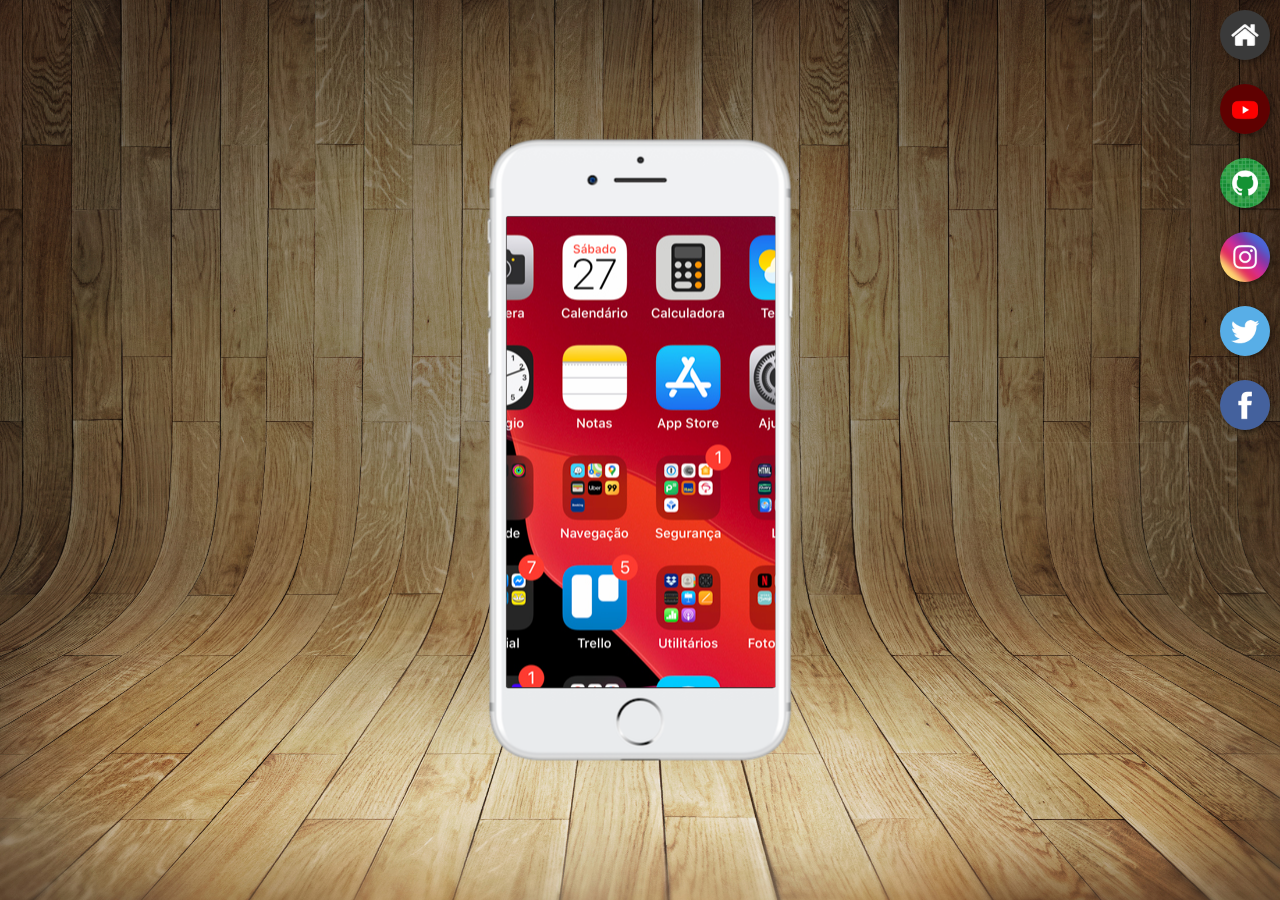
<file: index.html>
<!DOCTYPE html>
<html lang="pt-br">
<head>
    <meta charset="UTF-8">
    <meta name="viewport" content="width=device-width, initial-scale=1.0">
    <title>Projeto redes sociais</title>
    <link rel="shortcut icon" href="favicon.ico" type="image/x-icon">
    <link rel="stylesheet" href="estilos/style.css">
</head>
<body>
    <main>
        <section id="telefone">
            <iframe src="home.html" name="tela" id="tela" frameborder="0"></iframe>
        </section>
        <section id="redes-sociais">
            <a href="home.html" target="tela"><img src="./imagens/logo-home.jpg" alt=""></a> <br>
            <a href="youtube.html" target="tela"><img src="./imagens/logo-youtube.jpg" alt=""></a> <br>
            <a href="github.html" target="tela"><img src="./imagens/logo-github.jpg" alt=""></a> <br>
            <a href="instagran.html" target="tela"><img src="./imagens/logo-instagram.jpg" alt=""></a> <br>
            <a href="twitter.html"target="tela"><img src="./imagens/logo-twitter.jpg" alt=""></a> <br>
            <a href="facebook.html"target="tela"><img src="./imagens/logo-facebook.jpg" alt=""></a>
            </section>
    </main>
</body>
</file>
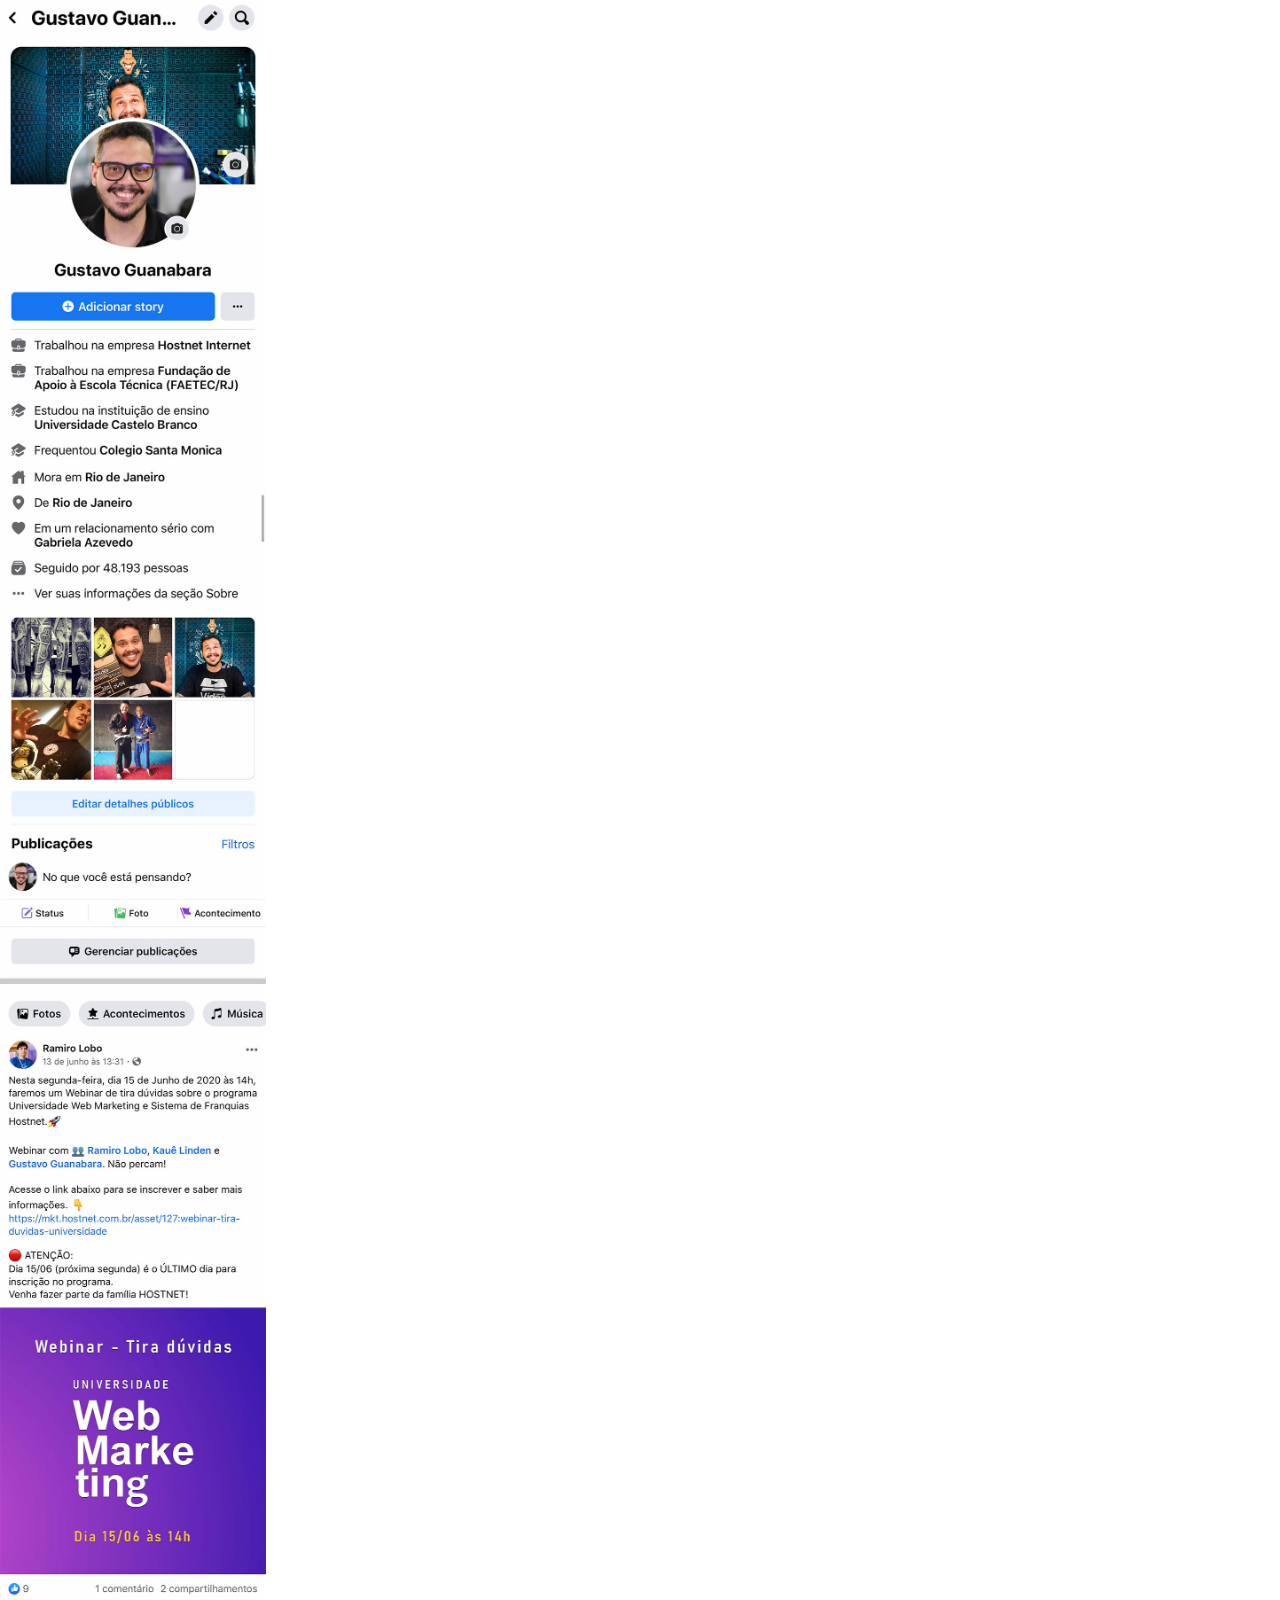
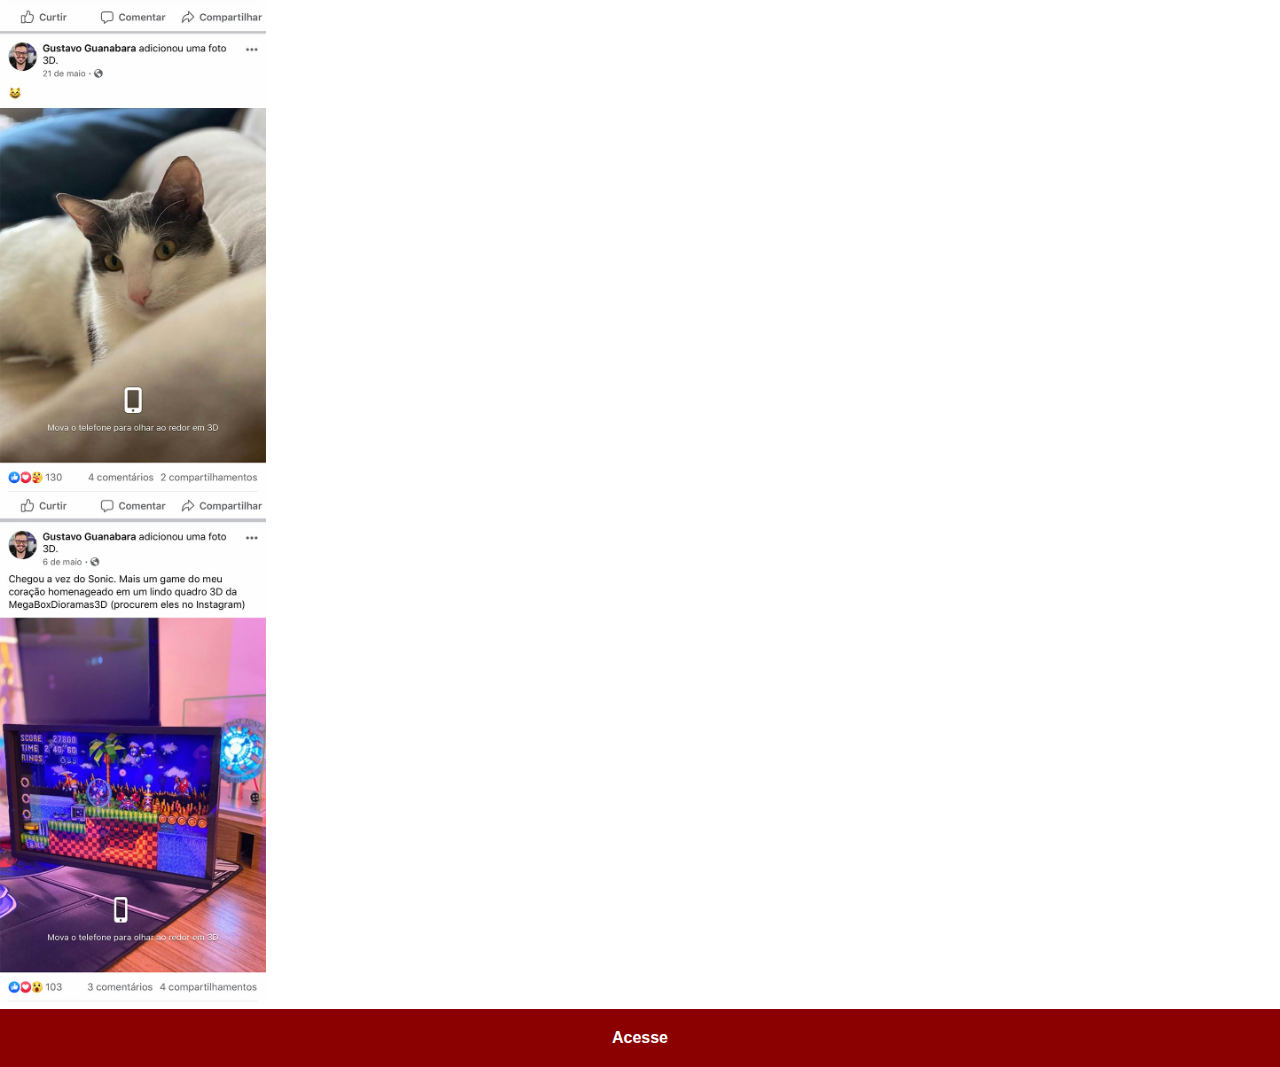
<file: facebook.html>
<!DOCTYPE html>
<html lang="pt-br">
<head>
    <meta charset="UTF-8">
    <meta name="viewport" content="width=device-width, initial-scale=1.0">
    <title>FaceBook</title>
    <link rel="stylesheet" href="estilos/social.css">
</head>
<body>
    <img src="./imagens/tela-facebook.jpg" alt="FaceBook">
    <a href="https://www.facebook.com/login/"target="_blank">Acesse</a>
</body>
</html>
</file>
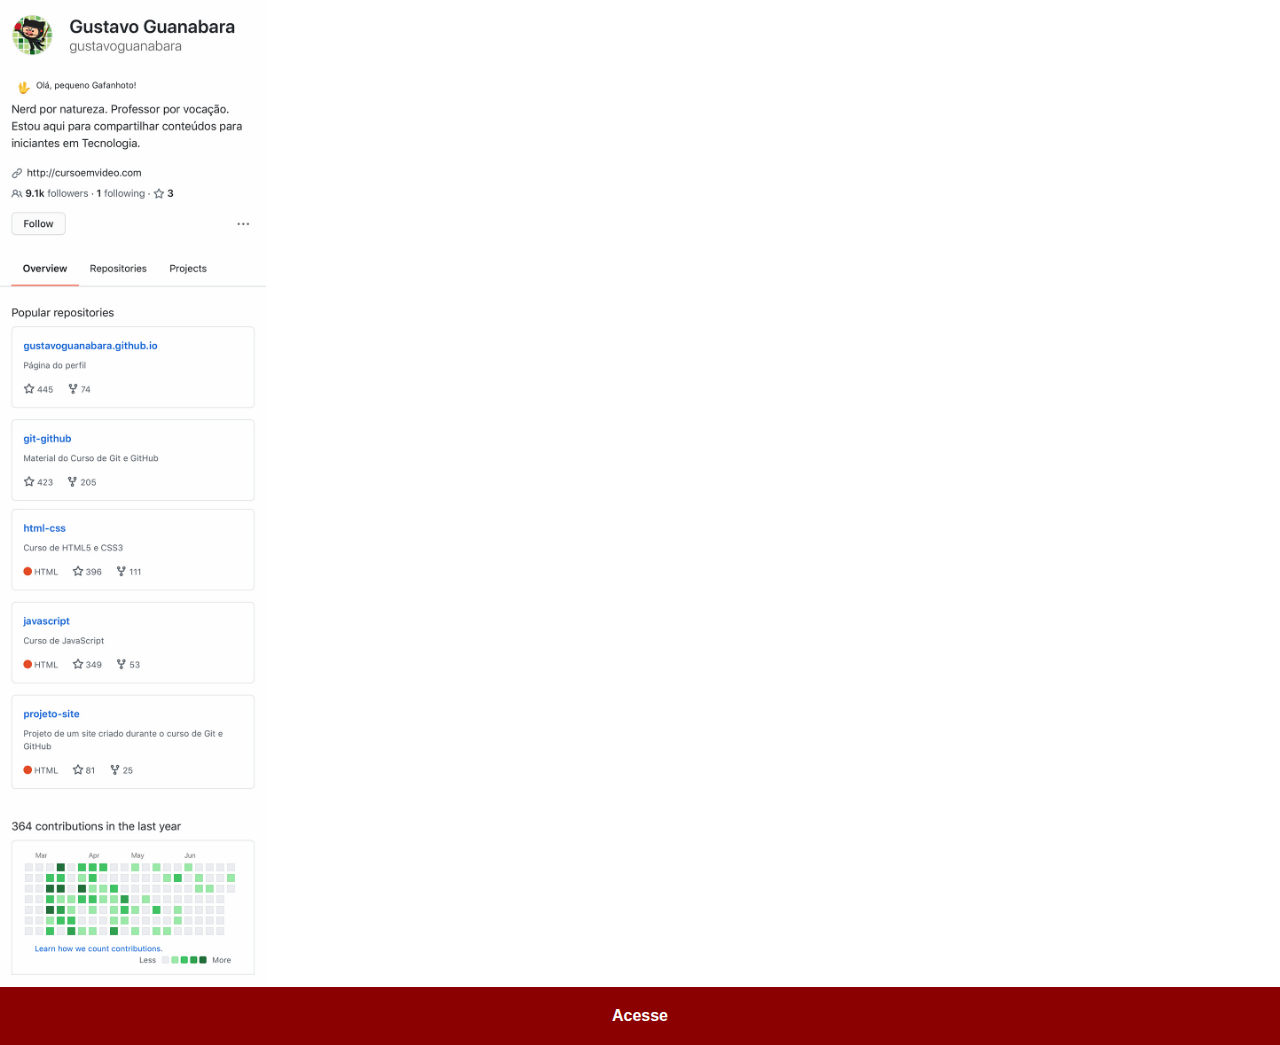
<file: github.html>
<!DOCTYPE html>
<html lang="pt-br">
<head>
    <meta charset="UTF-8">
    <meta name="viewport" content="width=device-width, initial-scale=1.0">
    <title>GitHub</title>
    <link rel="stylesheet" href="estilos/social.css">
</head>
<body>
    <img src="./imagens/tela-github.jpg" alt="github">
    <a href="https://github.com/Devlemes"target="_blank">Acesse</a>
</body>
</html>
</file>
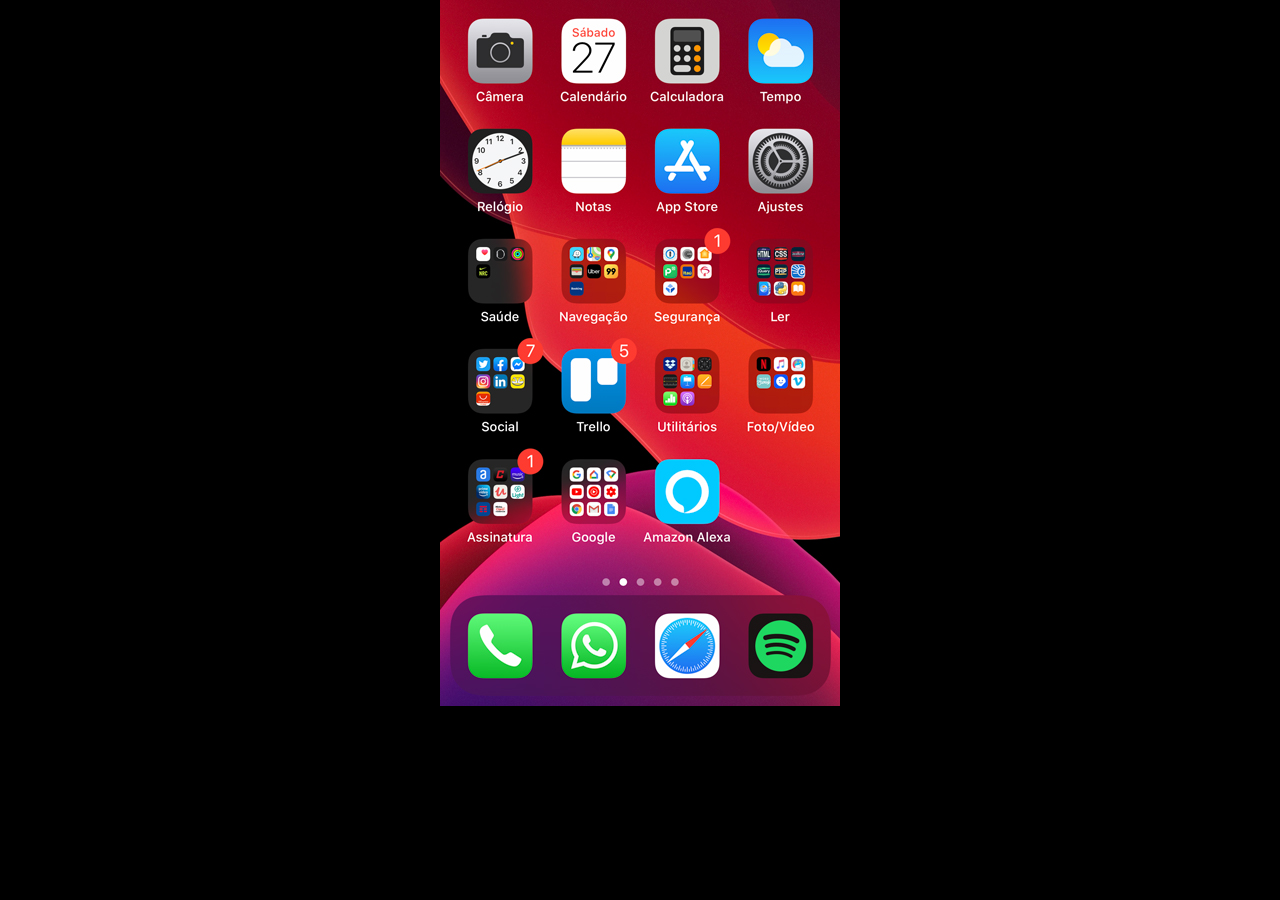
<file: home.html>
<!DOCTYPE html>
<html lang="pt-br">
<head>
    <meta charset="UTF-8">
    <meta name="viewport" content="width=device-width, initial-scale=1.0">
    <title>Home</title>
    <style>
        *{
            margin: 0px;
            padding: 0px;
        }

        body{
            width: 100vh;
            width: 100vw;
            background: black url(./imagens/tela-home.jpg) no-repeat top center;
        }
    </style>
</head>
<body>
    
</body>
</html>
</file>
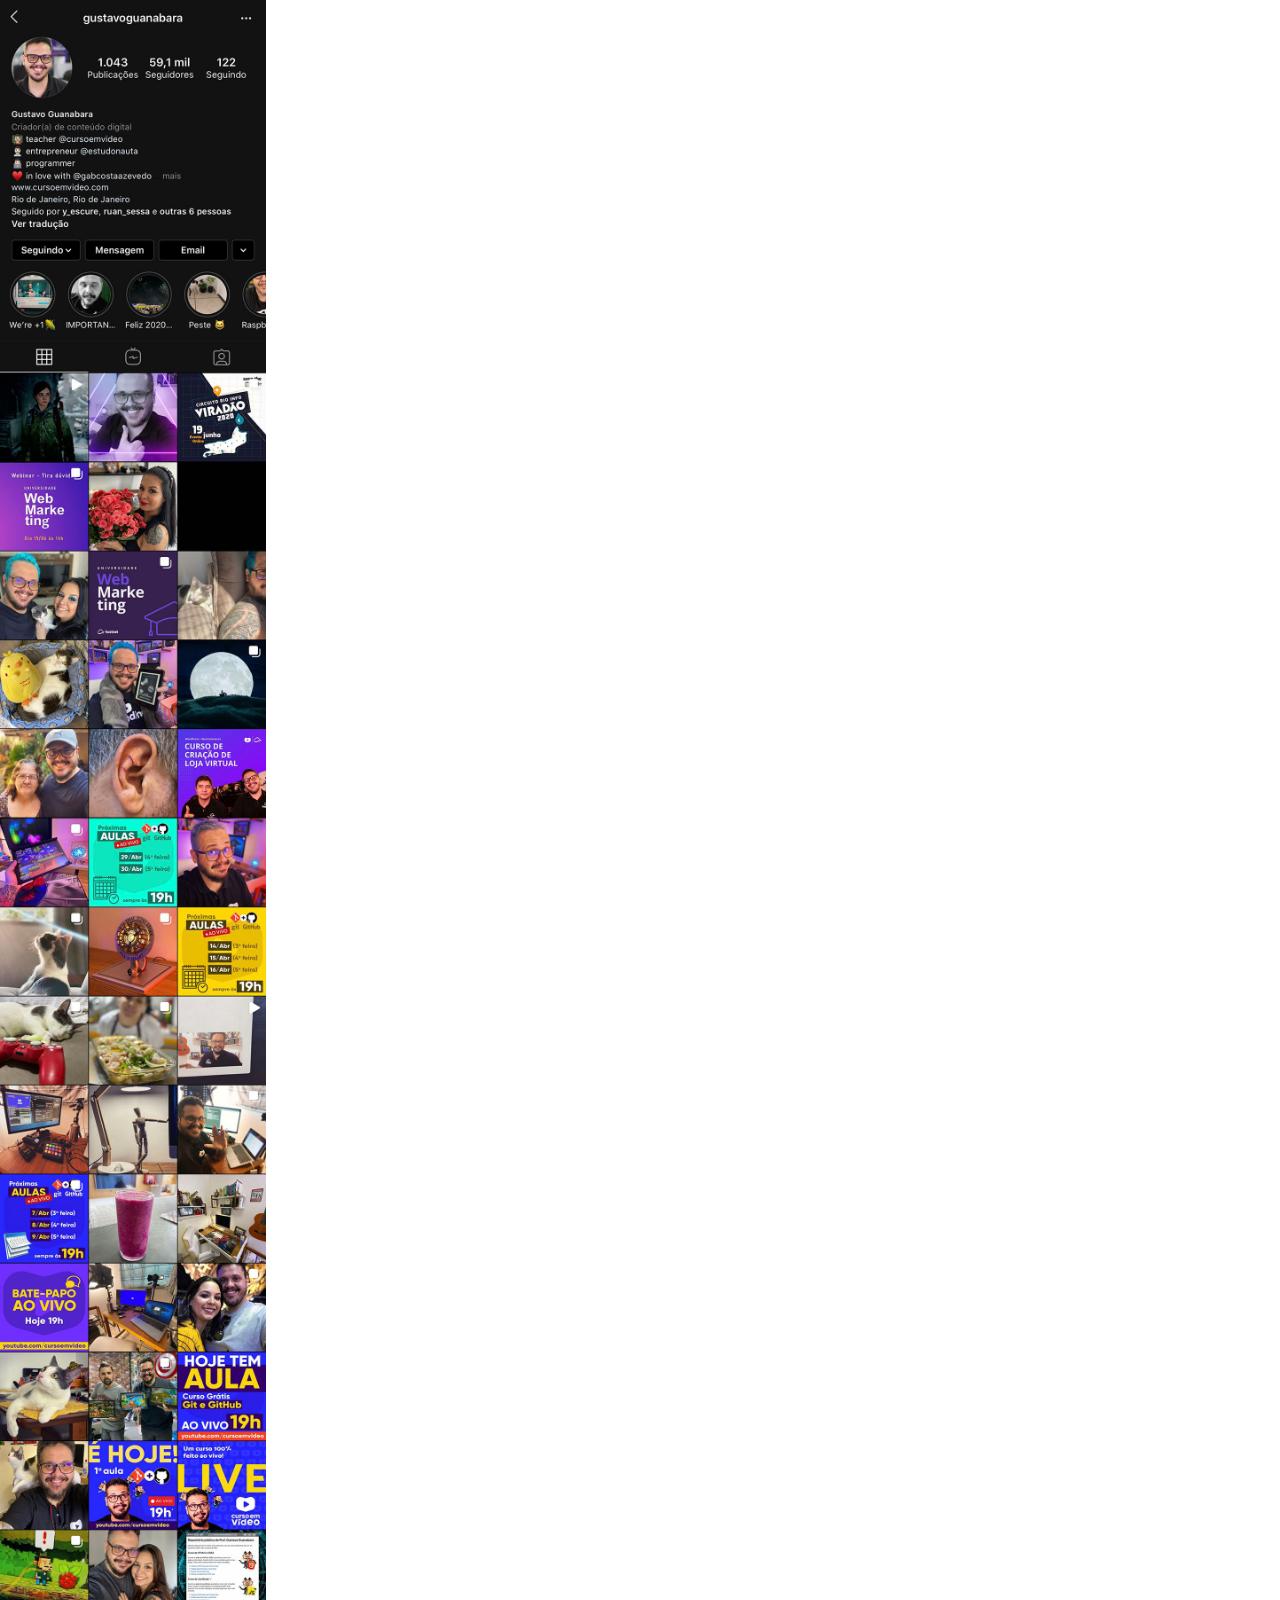
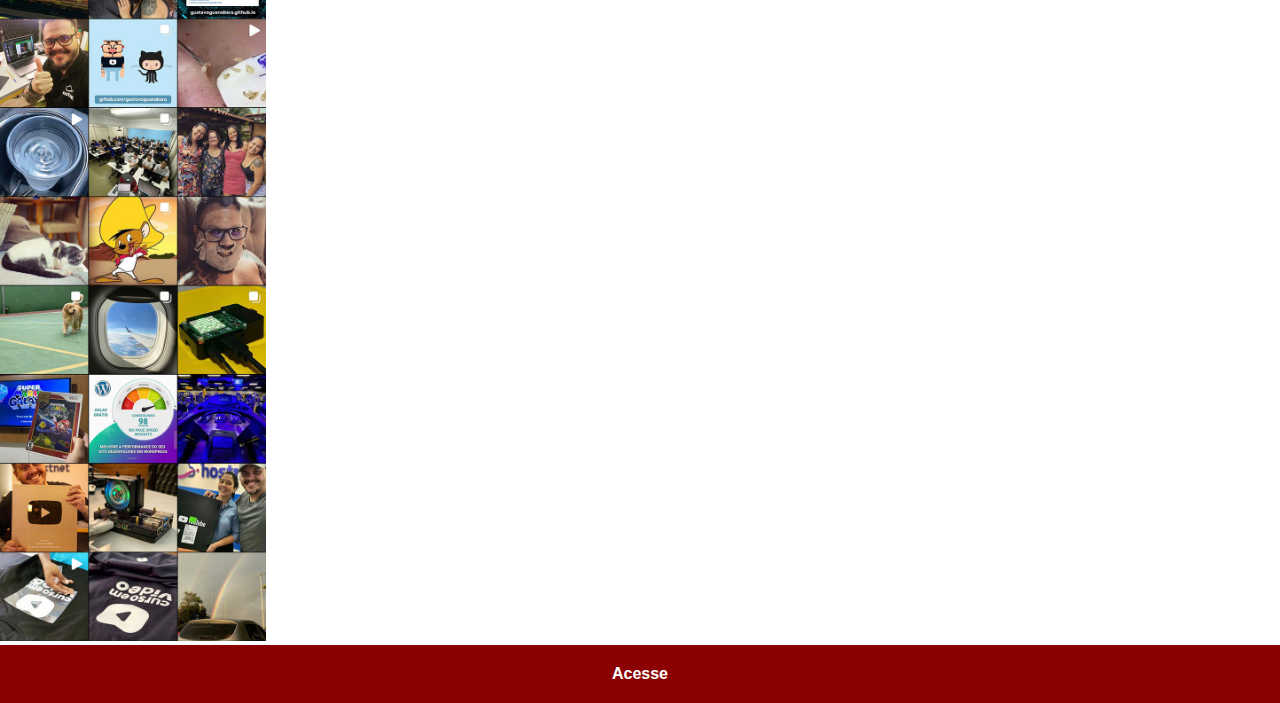
<file: instagran.html>
<!DOCTYPE html>
<html lang="pt-br">
<head>
    <meta charset="UTF-8">
    <meta name="viewport" content="width=device-width, initial-scale=1.0">
    <title>Instagran</title>
    <link rel="stylesheet" href="estilos/social.css">
</head>
<body>
    <img src="./imagens/tela-instagram.jpg" alt="Instagran">
    <a href="https://www.instagram.com/"target="_blank">Acesse</a>
</body>
</html>
</file>
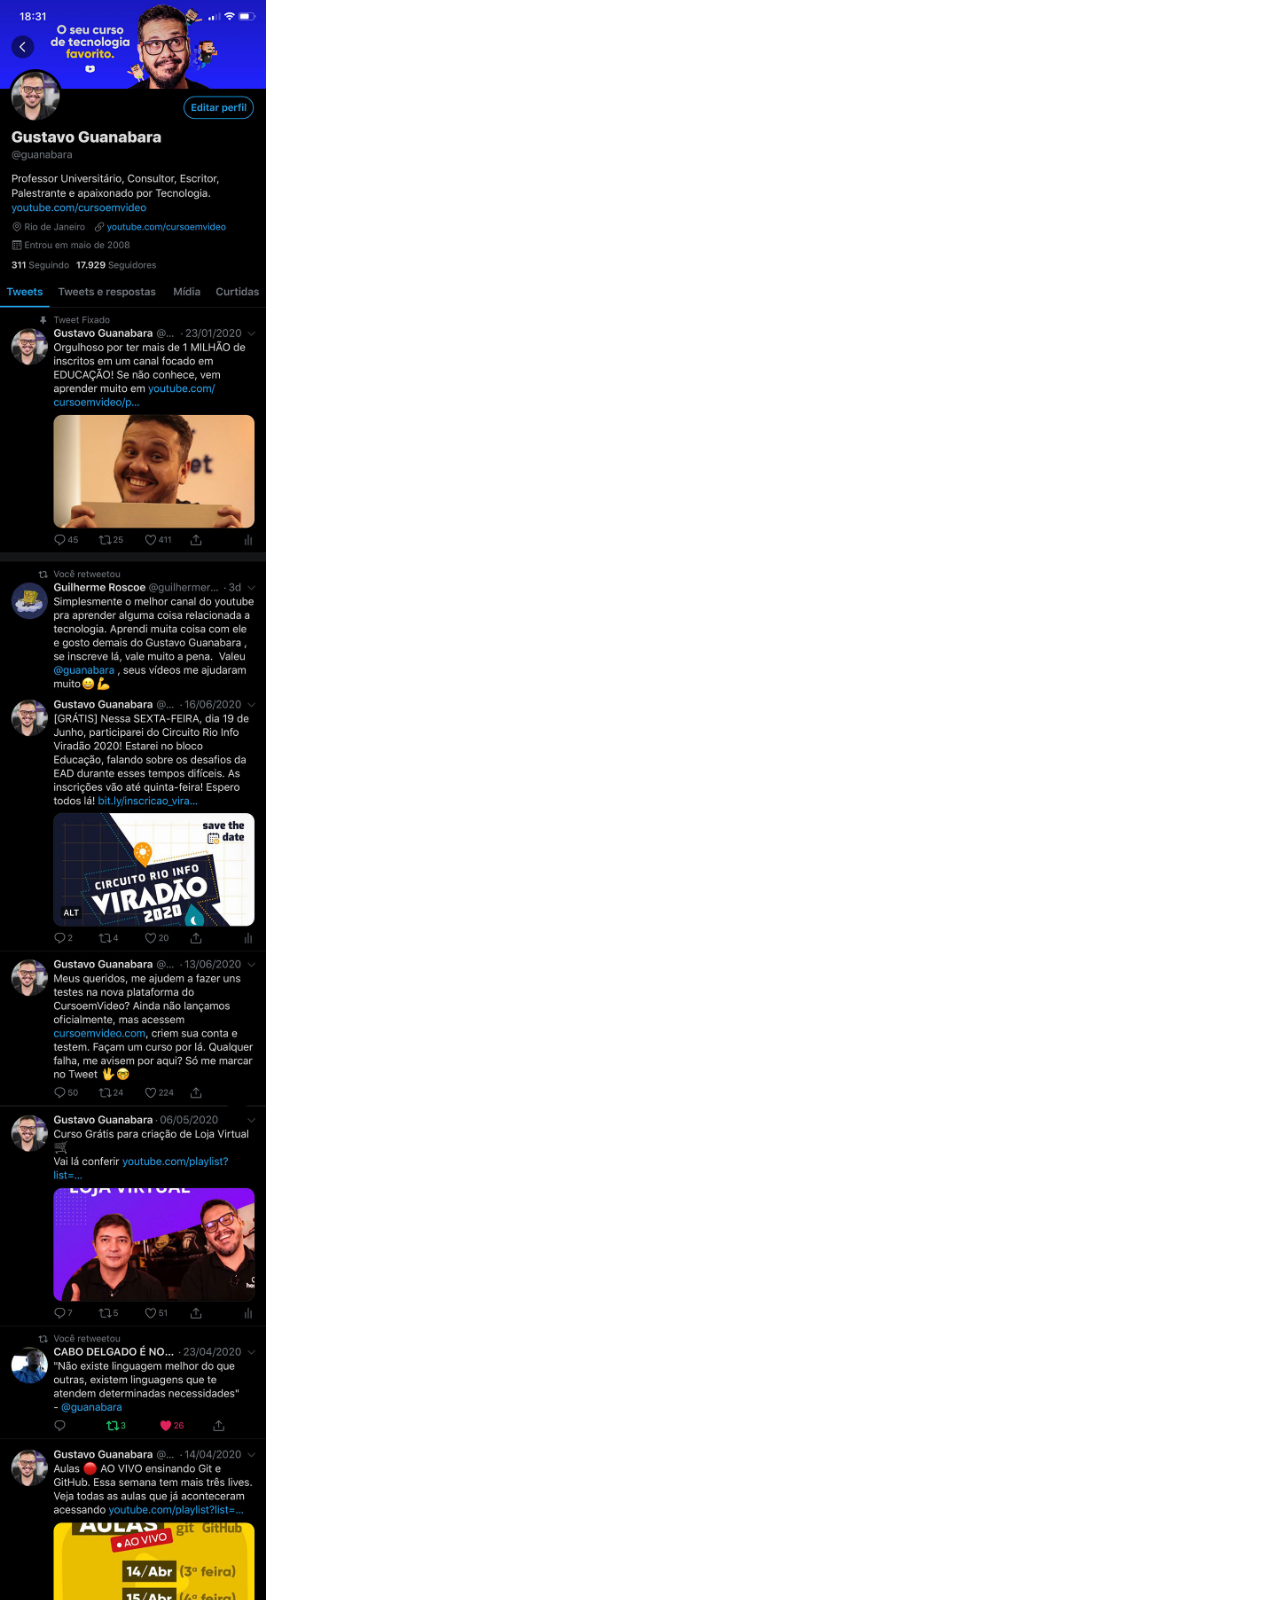
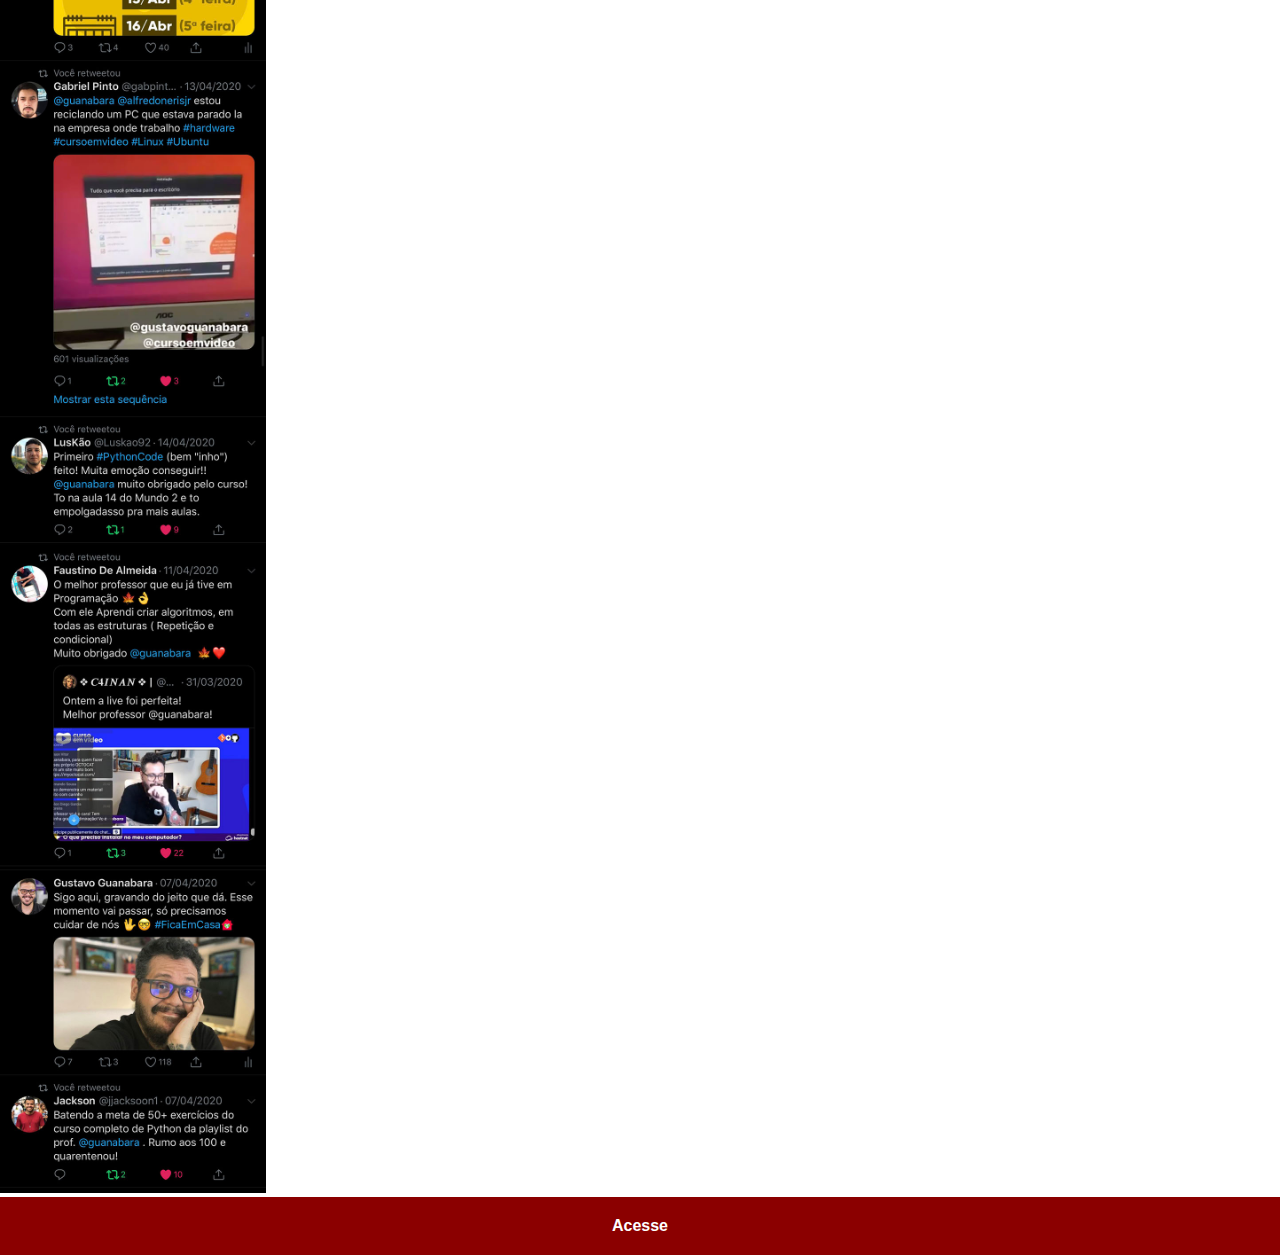
<file: twitter.html>
<!DOCTYPE html>
<html lang="pt-br">
<head>
    <meta charset="UTF-8">
    <meta name="viewport" content="width=device-width, initial-scale=1.0">
    <title>Twitter</title>
    <link rel="stylesheet" href="estilos/social.css">
</head>
<body>
    <img src="imagens/tela-twitter.jpg" alt="Twitter">
    <a href="https://twitter.com/i/flow/login?input_flow_data=%7B%22requested_variant%22%3A%22eyJsYW5nIjoicHQifQ%3D%3D%22%7D" target="_blank">Acesse</a>
</body>
</html>
</file>
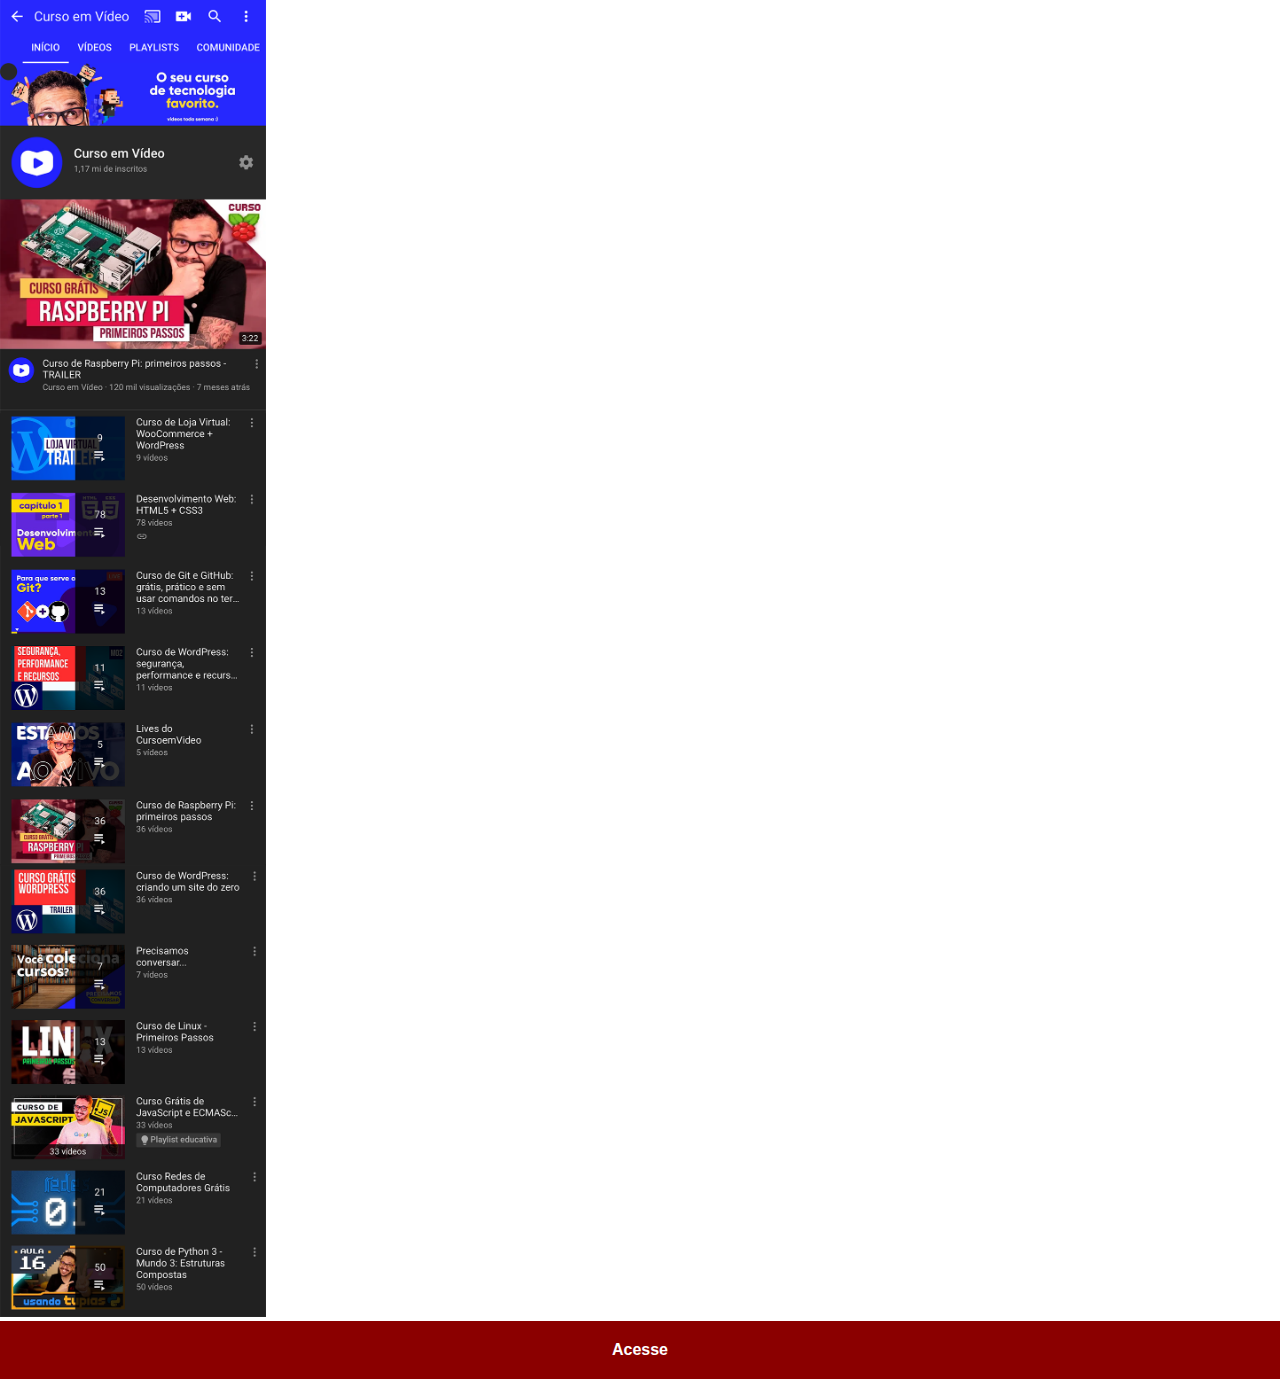
<file: youtube.html>
<!DOCTYPE html>
<html lang="pt-br">
<head>
    <meta charset="UTF-8">
    <meta name="viewport" content="width=device-width, initial-scale=1.0">
    <title>YouTube</title>
    <link rel="stylesheet" href="estilos/social.css">
    
</head>
<body>
    <img src="./imagens/tela-youtube.png" alt="">
    <a href="https://www.youtube.com/@CursoemVideo/playlists" target="_blank">Acesse</a>
</body>
</html>
</file>
<file: estilos/style.css>
@charset "UTF-8";

* {
    margin: 0px;
    padding: 0px;
    font-family: Arial, Helvetica, sans-serif;
}
html, body{
    height: 100vh;
    width: 100vw;
}

body{
    background: url(../imagens/fundo-madeira.jpg)
    no-repeat top center;
    background-size: cover;
    background-attachment: fixed;
    background-size: cover;
}

main{
    height: 100vh;
    position: relative;   
}

section#telefone{
    position: absolute;
    top: 50%;
    left: 50%;
    transform: translate(-50%, -50%);
    height: 627px;
    width: 311px;
    background:url(../imagens/frame-iphone.png) no-repeat;

}

iframe#tela{
    position: relative;
    top: 80px;
    left: 22px;
    width: 269px;
    height: 471px;
}

section#redes-sociais{
    text-align: right;
}

section#redes-sociais img{
    width: 50px;
margin: 10px;
border-radius: 50%;    
box-shadow: 2px 2px 5px rgba(0, 0, 0, 0.39);
}

section#redes-sociais img:hover {
     border: 2px solid rgba(255, 255, 255, 0.603);
     transform: translate(-3px -3px );
     box-shadow: 5px 5px 10px rgba(0, 0, 0, 0.603);
     transition: transform .5s border 1s;
}
</file>
<file: estilos/social.css>
@charset "UTF-8";

*{
    margin: 0px;
    padding: 0px;
    font-family: Arial, Helvetica, sans-serif;
}

::-webkit-scrollbar{
    width: 0px;
    height: 0px;
}

img{
       width: 266px;
}

a{
    display: block;
    background-color: darkred;
    color: white;
    padding: 20px;
    text-align: center;
    font-weight: bold;
    text-decoration: none;
}

a:hover{
    background-color: red;
}
</file>
